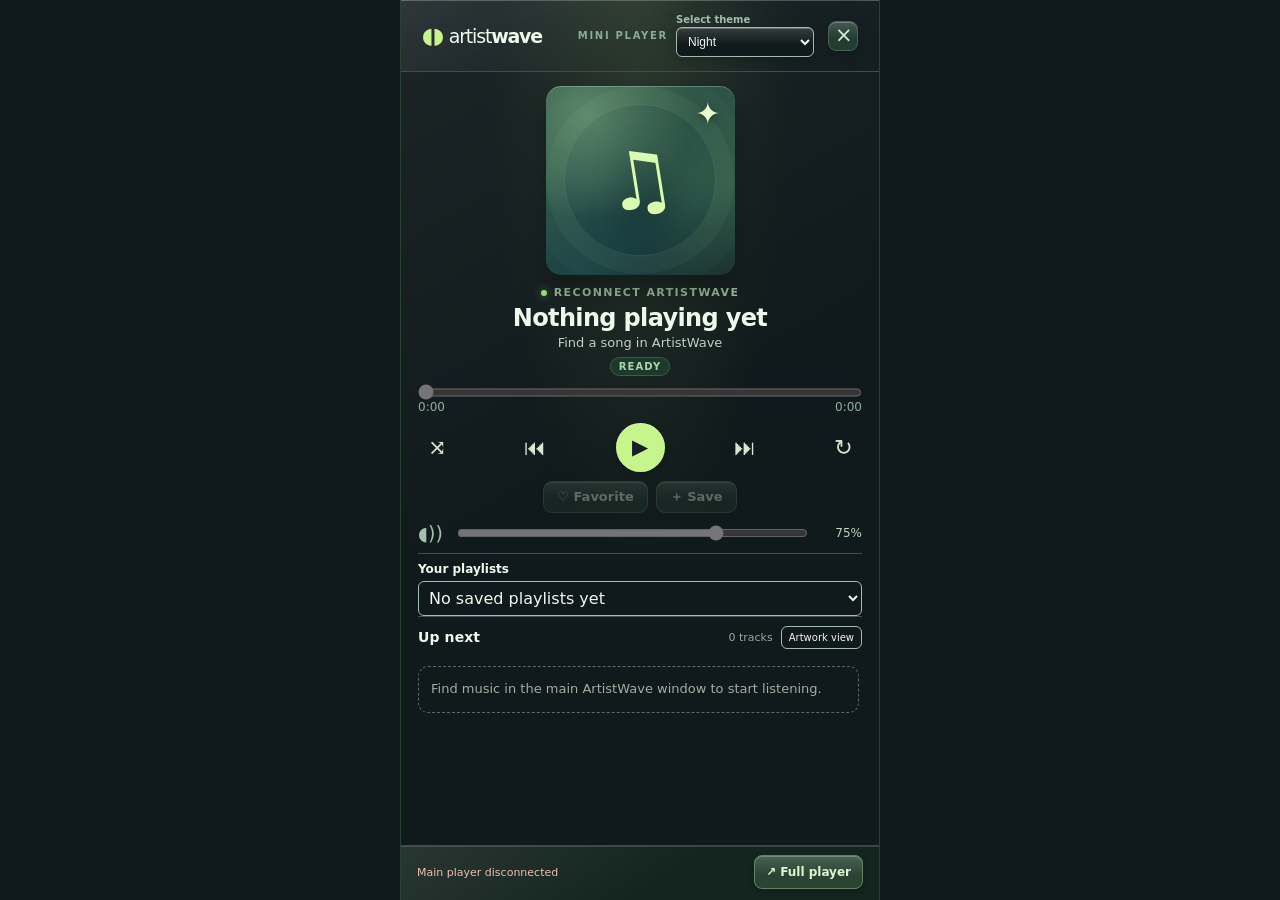
<file: mini-player.html>
<!doctype html>
<html lang="en">
<head>
  <meta charset="utf-8" />
  <meta name="viewport" content="width=device-width,initial-scale=1" />
  <meta name="theme-color" content="#101d1d" />
  <title>ArtistWave — Mini Player</title>
  <link rel="stylesheet" href="mini-player.css" />
  <link rel="manifest" href="manifest.webmanifest" />
  <link rel="icon" type="image/png" sizes="192x192" href="icon-192.png" />
</head>
<body>
  <div class="mini-shell">
    <header class="mini-top">
      <div class="mini-brand"><span class="brand-icon">◖◗</span><span>artist<strong>wave</strong></span></div>
      <span class="mini-label">MINI PLAYER</span>
      <label class="theme-select-label"><span>Select theme</span><select id="themeSelect" aria-label="Color theme"><option value="night">Night</option><option value="day">Day</option><option value="bright-night">Bright Night</option><option value="ocean">Ocean</option><option value="plum">Plum</option><optgroup label="Looney Tunes"><option value="bugs">Bugs Bunny</option><option value="daffy">Daffy Duck</option><option value="tweety">Tweety</option><option value="sylvester">Sylvester</option><option value="taz">Tasmanian Devil</option><option value="roadrunner">Road Runner</option></optgroup></select></label>
      <button id="miniClose" class="mini-close" type="button" aria-label="Close mini player">×</button>
    </header>
    <main class="mini-main">
      <div class="mini-cover" id="miniCover">
        <div class="cover-glow"></div>
        <span id="miniArtPlaceholder" class="cover-symbol">♫</span>
        <img id="miniCoverImage" alt="" hidden />
        <span class="cover-shine" aria-hidden="true">✦</span>
      </div>
      <div class="mini-info">
        <div class="mini-kicker"><span class="live-dot"></span><span id="miniPlaybackLabel">READY TO LISTEN</span></div>
        <h1 id="miniTitle">Nothing playing yet</h1>
        <p id="miniArtist">Find a song in ArtistWave</p>
        <span id="miniSource" class="mini-source">READY</span>
      </div>
      <div class="mini-progress">
        <input id="miniSeek" type="range" min="0" max="1000" value="0" aria-label="Seek through track" />
        <div class="mini-time"><span id="miniCurrent">0:00</span><span id="miniDuration">0:00</span></div>
      </div>
      <nav class="mini-controls" aria-label="Music playback">
        <button type="button" id="miniShuffle" title="Shuffle" aria-label="Toggle shuffle" aria-pressed="false">⤨</button>
        <button type="button" id="miniPrevious" aria-label="Previous track">⏮</button>
        <button type="button" id="miniPlay" class="play" aria-label="Play or pause">▶</button>
        <button type="button" id="miniNext" aria-label="Next track">⏭</button>
        <button type="button" id="miniRepeat" title="Repeat" aria-label="Change repeat mode" aria-pressed="false">↻</button>
      </nav>
      <div class="mini-more">
        <button id="miniFavorite" class="mini-pill" type="button" aria-label="Toggle favorite">♡ <span>Favorite</span></button>
        <button id="miniSave" class="mini-pill" type="button" aria-label="Add to a playlist">＋ <span>Save</span></button>
        <button id="miniAlwaysOnTop" class="mini-pill" type="button" aria-label="Always on top" aria-pressed="true" hidden>On top: on</button>
      </div>
      <div class="mini-volume">
        <span aria-hidden="true">◖))</span>
        <input id="miniVolume" type="range" min="0" max="100" value="75" aria-label="Volume" />
        <span id="miniVolumeValue">75%</span>
      </div>
      <section class="mini-playlists">
        <label for="miniPlaylists">Your playlists</label>
        <select id="miniPlaylists" disabled><option value="">No saved playlists yet</option></select>
      </section>
      <section class="mini-queue" aria-labelledby="miniQueueHeading">
        <div class="queue-head"><h2 id="miniQueueHeading">Up next</h2><span id="miniQueueCount">0 tracks</span><button id="miniViewToggle" class="mini-view-toggle" type="button" aria-label="Artwork-focused Mini view" aria-pressed="false" title="Switch Mini layout">Artwork view</button></div>
        <div id="miniQueueList" class="queue-list"><p class="queue-empty">Find music in the main ArtistWave window to start listening.</p></div>
      </section>
    </main>
    <footer class="mini-bottom">
      <span id="miniConnection" role="status" aria-live="polite">Connected to ArtistWave</span>
      <button id="miniOpenMain" type="button">↗ Full player</button>
    </footer>
  </div>
  <script src="mini-player.js" defer></script>
  <script src="theme.js" defer></script>
</body>
</html>
</file>
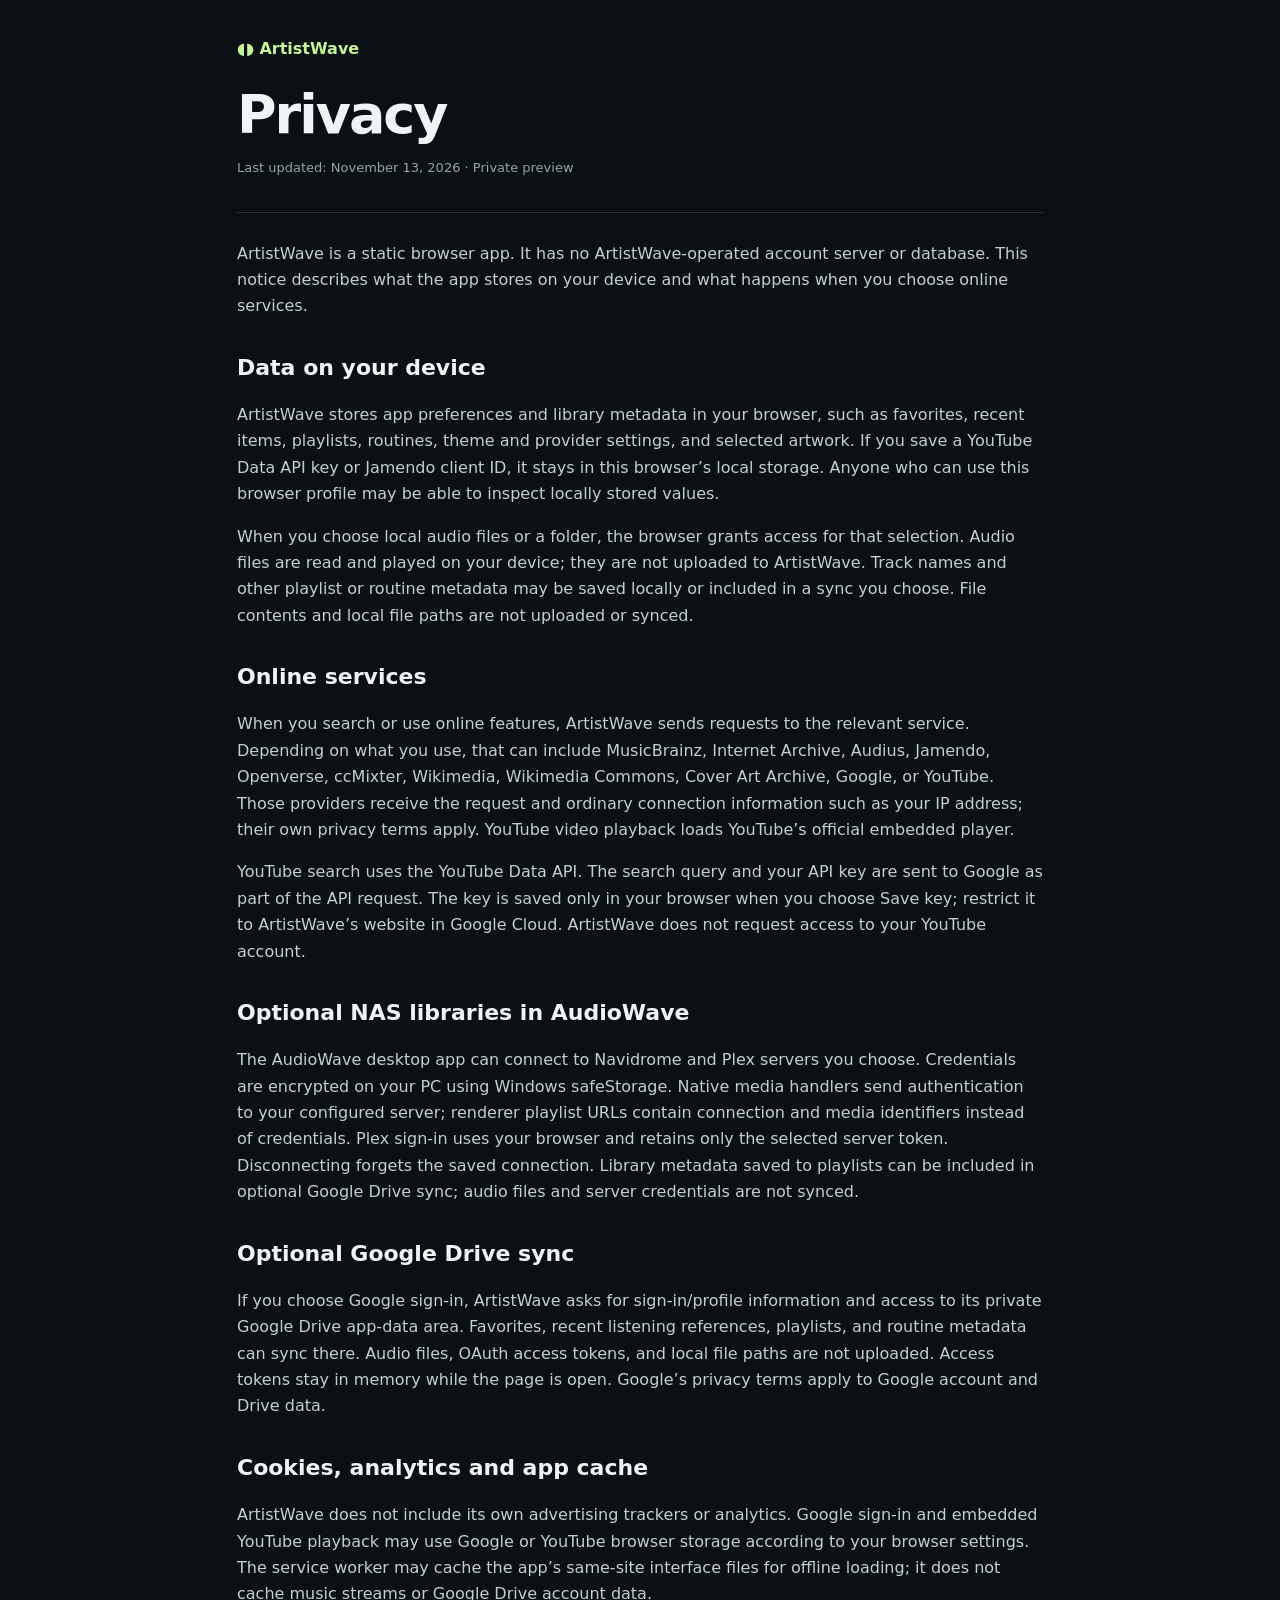
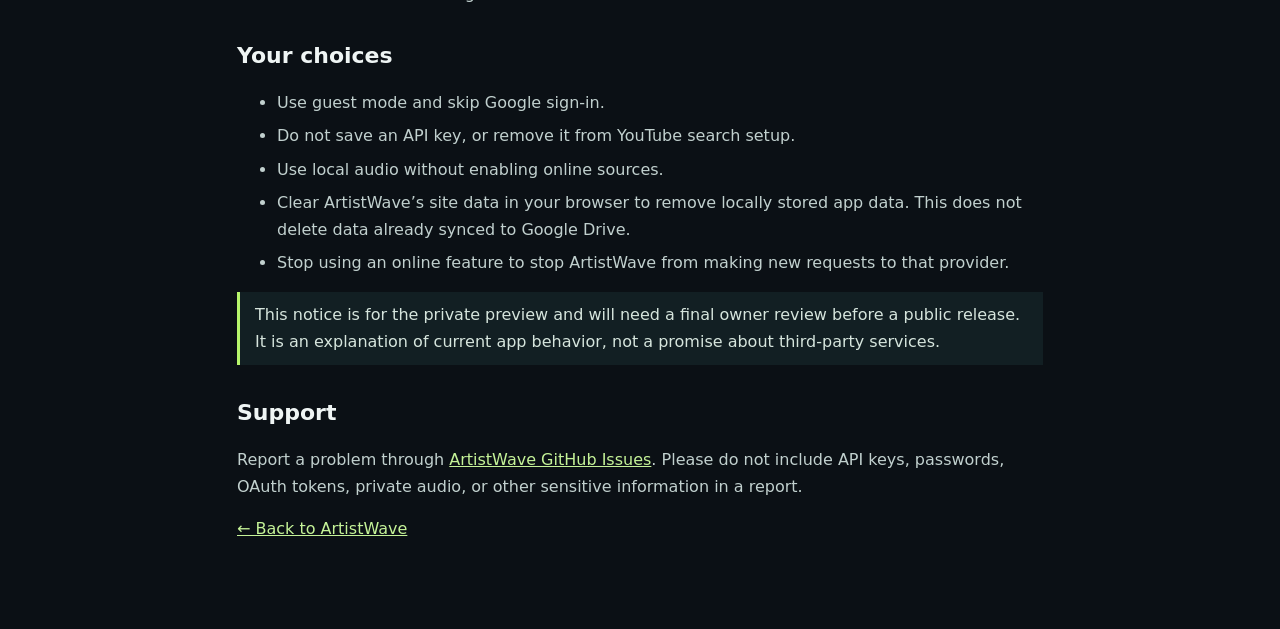
<file: privacy.html>
<!doctype html>
<html lang="en">
<head>
  <meta charset="utf-8" />
  <meta name="viewport" content="width=device-width, initial-scale=1" />
  <meta name="theme-color" content="#0b1015" />
  <meta name="description" content="How ArtistWave handles browser data, local audio, online providers, YouTube search and optional Google Drive sync." />
  <title>Privacy · ArtistWave</title>
  <style>
    :root{color-scheme:dark;font:16px/1.65 Inter,ui-sans-serif,system-ui,-apple-system,"Segoe UI",sans-serif;background:#0b1015;color:#eff5f4}*{box-sizing:border-box}body{margin:0}.page{max-width:850px;margin:0 auto;padding:36px 22px 70px}a{color:#c5f398}header{border-bottom:1px solid #25323a;padding-bottom:20px;margin-bottom:28px}header a{text-decoration:none;font-weight:800}h1{font-size:clamp(34px,6vw,54px);line-height:1.05;letter-spacing:-2px;margin:25px 0 12px}h2{margin:30px 0 8px;font-size:22px}p,li{color:#c1d0ce}li{margin:7px 0}.updated{color:#91a6a4;font-size:13px}.note{border-left:3px solid #b7f56b;padding:10px 15px;background:#121f23;color:#d6e5dd}
  </style>
</head>
<body>
  <main class="page">
    <header><a href="./">◖◗ ArtistWave</a><h1>Privacy</h1><p class="updated">Last updated: November 13, 2026 · Private preview</p></header>
    <p>ArtistWave is a static browser app. It has no ArtistWave-operated account server or database. This notice describes what the app stores on your device and what happens when you choose online services.</p>

    <h2>Data on your device</h2>
    <p>ArtistWave stores app preferences and library metadata in your browser, such as favorites, recent items, playlists, routines, theme and provider settings, and selected artwork. If you save a YouTube Data API key or Jamendo client ID, it stays in this browser’s local storage. Anyone who can use this browser profile may be able to inspect locally stored values.</p>
    <p>When you choose local audio files or a folder, the browser grants access for that selection. Audio files are read and played on your device; they are not uploaded to ArtistWave. Track names and other playlist or routine metadata may be saved locally or included in a sync you choose. File contents and local file paths are not uploaded or synced.</p>

    <h2>Online services</h2>
    <p>When you search or use online features, ArtistWave sends requests to the relevant service. Depending on what you use, that can include MusicBrainz, Internet Archive, Audius, Jamendo, Openverse, ccMixter, Wikimedia, Wikimedia Commons, Cover Art Archive, Google, or YouTube. Those providers receive the request and ordinary connection information such as your IP address; their own privacy terms apply. YouTube video playback loads YouTube’s official embedded player.</p>
    <p>YouTube search uses the YouTube Data API. The search query and your API key are sent to Google as part of the API request. The key is saved only in your browser when you choose Save key; restrict it to ArtistWave’s website in Google Cloud. ArtistWave does not request access to your YouTube account.</p>

    <h2>Optional NAS libraries in AudioWave</h2>
    <p>The AudioWave desktop app can connect to Navidrome and Plex servers you choose. Credentials are encrypted on your PC using Windows safeStorage. Native media handlers send authentication to your configured server; renderer playlist URLs contain connection and media identifiers instead of credentials. Plex sign-in uses your browser and retains only the selected server token. Disconnecting forgets the saved connection. Library metadata saved to playlists can be included in optional Google Drive sync; audio files and server credentials are not synced.</p>
    <h2>Optional Google Drive sync</h2>
    <p>If you choose Google sign-in, ArtistWave asks for sign-in/profile information and access to its private Google Drive app-data area. Favorites, recent listening references, playlists, and routine metadata can sync there. Audio files, OAuth access tokens, and local file paths are not uploaded. Access tokens stay in memory while the page is open. Google’s privacy terms apply to Google account and Drive data.</p>

    <h2>Cookies, analytics and app cache</h2>
    <p>ArtistWave does not include its own advertising trackers or analytics. Google sign-in and embedded YouTube playback may use Google or YouTube browser storage according to your browser settings. The service worker may cache the app’s same-site interface files for offline loading; it does not cache music streams or Google Drive account data.</p>

    <h2>Your choices</h2>
    <ul>
      <li>Use guest mode and skip Google sign-in.</li>
      <li>Do not save an API key, or remove it from YouTube search setup.</li>
      <li>Use local audio without enabling online sources.</li>
      <li>Clear ArtistWave’s site data in your browser to remove locally stored app data. This does not delete data already synced to Google Drive.</li>
      <li>Stop using an online feature to stop ArtistWave from making new requests to that provider.</li>
    </ul>

    <p class="note">This notice is for the private preview and will need a final owner review before a public release. It is an explanation of current app behavior, not a promise about third-party services.</p>
    <h2>Support</h2>
    <p>Report a problem through <a href="https://github.com/acsdd/ArtistWave/issues">ArtistWave GitHub Issues</a>. Please do not include API keys, passwords, OAuth tokens, private audio, or other sensitive information in a report.</p>
    <p><a href="./">← Back to ArtistWave</a></p>
  </main>
</body>
</html>
</file>
<file: mini-player.css>
:root{color-scheme:dark;--bg:#10191b;--ink:#eff9ed;--muted:#a4bbb0;--accent:#c5f58b;font-family:Inter,ui-sans-serif,system-ui,-apple-system,"Segoe UI",sans-serif}
*{box-sizing:border-box}
body{margin:0;background:var(--bg);color:var(--ink);min-width:280px}
button,input{font:inherit}
button{cursor:pointer}
button:focus-visible,input:focus-visible{outline:2px solid #d9ffa4;outline-offset:3px}
[hidden]{display:none!important}
.mini-shell{display:flex;flex-direction:column;min-height:100vh;min-height:100dvh;max-width:480px;margin:0 auto;background:radial-gradient(ellipse at 55% 120px,#24463a 0%,transparent 48%),linear-gradient(#0f1d21,#10191b 65%);border-left:1px solid #294034;border-right:1px solid #294034}
.mini-top{display:flex;align-items:center;gap:8px;min-height:67px;padding:14px 21px;border-bottom:1px solid #345448}
.mini-brand{display:flex;align-items:center;gap:6px;font-weight:350;font-size:19px;letter-spacing:-1.2px;white-space:nowrap}
.mini-brand strong{font-weight:850}
.brand-icon{font-size:22px;color:var(--accent)}
.mini-label{font-size:10px;font-weight:850;letter-spacing:1.7px;color:#89ab98;margin-left:auto;white-space:nowrap}
.mini-close{border:1px solid #436450;border-radius:8px;background:#223b33;color:#d8ebd7;width:30px;height:30px;font-size:21px;line-height:1;margin-left:6px}
.mini-main{display:flex;flex-direction:column;align-items:stretch;flex:1;min-height:0;padding:24px 22px 10px;gap:0}
.mini-cover{position:relative;overflow:hidden;aspect-ratio:1/1;width:min(100%,270px);max-height:32dvh;min-height:150px;align-self:center;border-radius:20px;display:grid;place-items:center;margin-bottom:25px;background:radial-gradient(circle at 22% 15%,#578265 0%,transparent 48%),linear-gradient(150deg,#2f5546,#193f42 70%,#12252b);box-shadow:0 17px 38px #0008,0 0 0 1px #7093797a}
.mini-cover::before{content:'';position:absolute;inset:10%;border:1px solid #b9e5b121;border-radius:50%;box-shadow:0 0 0 18px #c2edaf0b,0 0 0 38px #c2edaf06}
.cover-glow{position:absolute;inset:-20%;background:conic-gradient(from 0deg,transparent,#b0ed7244,transparent,#88caaf22,transparent);filter:blur(18px);opacity:.55}
.cover-symbol{font-size:104px;color:#d9fbb0;position:relative;text-shadow:0 14px 35px #0008;transform:rotate(-9deg)}
.mini-cover img{position:absolute;inset:0;width:100%;height:100%;object-fit:cover}
.cover-shine{position:absolute;right:14px;top:10px;font-size:30px;color:#ebffce;filter:drop-shadow(0 2px 4px #0006)}
.mini-info{text-align:center;min-width:0}
.mini-kicker{display:flex;align-items:center;justify-content:center;gap:7px;color:#95bb9c;font-size:11px;letter-spacing:1.4px;font-weight:850}
.live-dot{width:6px;height:6px;border-radius:50%;background:#99e786;box-shadow:0 0 8px #99e78688}
.mini-info h1{font-size:clamp(20px,6vw,27px);letter-spacing:-.65px;line-height:1.24;margin:11px 0 6px;overflow-wrap:anywhere}
.mini-info p{font-size:14px;color:#bdd2c3;line-height:1.45;margin:0;overflow-wrap:anywhere}
.mini-source{display:inline-flex;margin:12px 0 0;padding:4px 9px;border:1px solid #3c5d48;border-radius:20px;color:#acd4a9;background:#1b3a2c;font-size:10px;font-weight:800;letter-spacing:1.1px}
.mini-progress{margin-top:24px}
input[type=range]{width:100%;cursor:pointer;accent-color:var(--accent)}
.mini-progress input{display:block;margin:0;height:9px}
.mini-time{display:flex;justify-content:space-between;color:#8fad9e;font-size:12px;font-variant-numeric:tabular-nums;padding-top:7px}
.mini-controls{display:flex;align-items:center;justify-content:space-between;gap:4px;padding:19px 0}
.mini-controls button{color:#d6e8d4;background:transparent;border:0;border-radius:50%;min-width:37px;height:42px;font-size:22px}
.mini-controls button:hover{background:#28463a}
.mini-controls button.active{color:var(--accent)}
.mini-controls .play{background:#c5f58b;color:#18301e;min-width:64px;height:64px;font-size:25px;box-shadow:0 8px 18px #050d0a9a}
.mini-controls .play:hover{background:#e2ffb8}
.mini-more{display:flex;gap:8px;justify-content:center}
.mini-pill{min-height:38px;border-radius:9px;border:1px solid #4b6956;background:#22382e;color:#cae2ce;font-size:13px;font-weight:750;padding:8px 16px}
.mini-pill:hover{background:#365546}
.mini-pill.selected{color:#e1ffb7;border-color:#a5cd75}
.mini-pill:disabled{opacity:.4;cursor:not-allowed}
.mini-volume{display:flex;align-items:center;gap:12px;margin:20px 0 25px;color:#a3c2ad}
.mini-volume>span:first-child{font-size:19px;white-space:nowrap}
.mini-volume input{flex:1;min-width:0}
#miniVolumeValue{min-width:40px;text-align:right;color:#bdd6c0;font-size:12px}
.mini-queue{border-top:1px solid #344d41;padding:17px 0 10px;min-height:100px;flex:1;display:flex;flex-direction:column}
.queue-head{display:flex;align-items:center;justify-content:space-between;gap:12px;margin-bottom:10px}
.queue-head h2{font-size:14px;letter-spacing:.1px;margin:0;font-weight:800}
.queue-head>span{font-size:11px;color:#93ac9a}
.queue-list{overflow-y:auto;min-height:45px;max-height:240px;overscroll-behavior:contain;padding-bottom:5px}
.queue-song{width:100%;display:grid;grid-template-columns:24px minmax(0,1fr) 18px;align-items:center;gap:9px;text-align:left;border:1px solid transparent;border-radius:8px;background:transparent;color:#dfebdf;padding:9px 8px}
.queue-song:hover{background:#234034}
.queue-song.active{background:#28503a;border-color:#54775b}
.queue-song>span:first-child{font-size:12px;color:#91ad95}
.queue-song .song-info{display:flex;flex-direction:column;min-width:0;gap:3px}
.queue-song strong{font-size:13px;line-height:1.3;overflow:hidden;text-overflow:ellipsis;white-space:nowrap}
.queue-song small{font-size:11px;color:#a7bfac;overflow:hidden;text-overflow:ellipsis;white-space:nowrap}
.queue-song>span:last-child{font-size:11px;color:#b6ef91}
.queue-empty{font-size:13px;line-height:1.6;color:#9eafa3;margin:12px 0}
.mini-bottom{position:sticky;bottom:0;display:flex;align-items:center;gap:10px;justify-content:space-between;padding:13px 20px 16px;background:#14241e;border-top:1px solid #35503e}
.mini-bottom>span{font-size:11px;color:#a0bb9f}
.mini-bottom button{color:#dcf6ce;background:#294435;border:1px solid #628362;border-radius:8px;padding:9px 11px;font-size:12px;font-weight:760;white-space:nowrap}
body.disconnected .mini-bottom>span{color:#f1bfad}
body.disconnected .mini-playback-only{opacity:.45}
@media(max-height:750px){.mini-main{padding-top:15px}.mini-cover{max-height:24dvh;min-height:110px;width:min(100%,200px);margin-bottom:15px}.cover-symbol{font-size:70px}.mini-progress{margin-top:16px}.mini-volume{margin:10px 0 16px}.mini-controls{padding:12px 0}.mini-controls .play{height:56px;min-width:56px}}
@media(prefers-reduced-motion:no-preference){.mini-cover{transition:box-shadow .2s ease}.mini-cover:hover{box-shadow:0 22px 48px #000a,0 0 0 1px #a3d07a}}


/* Mini Player viewport fit: keep queue INSIDE the window at any screen height.
   The header/player controls can shrink; only the track list scrolls. */
html,body{height:100%;height:100dvh;overflow:hidden}
.mini-shell{
  height:100vh;height:100dvh;min-height:0;
  overflow:hidden;
  width:100%;
}
.mini-top,.mini-bottom{flex-shrink:0}
.mini-main{
  flex:1 1 0;
  min-height:0;
  overflow:hidden;
  padding:clamp(9px,1.5dvh,17px) 17px 0;
}
.mini-cover{
  flex:0 1 auto;
  width:min(100%,clamp(92px,21dvh,190px));
  height:auto;
  min-height:0;
  max-height:clamp(92px,21dvh,190px);
  margin-bottom:clamp(7px,1.3dvh,13px);
  border-radius:15px;
}
.cover-symbol{font-size:clamp(48px,9dvh,80px)}
.mini-info{flex-shrink:1;min-height:0}
.mini-info h1{font-size:clamp(17px,2.5dvh,22px);margin:6px 0 2px;line-height:1.15;max-height:2.3em;overflow:hidden}
.mini-info p{font-size:13px;line-height:1.25;max-height:2.5em;overflow:hidden}
.mini-source{margin-top:6px;padding:3px 8px}
.mini-progress{flex-shrink:0;margin-top:clamp(7px,1.3dvh,13px)}
.mini-time{padding-top:3px}
.mini-controls{flex-shrink:0;padding:clamp(5px,1dvh,10px) 0}
.mini-controls button{height:38px}
.mini-controls .play{width:49px;min-width:49px;height:49px;font-size:21px}
.mini-more{flex-shrink:0}
.mini-pill{min-height:32px;padding:5px 13px}
.mini-volume{flex-shrink:0;margin:clamp(5px,1dvh,10px) 0}
.mini-queue{
  flex:1 1 0;
  min-height:68px;
  overflow:hidden;
  padding:9px 0 0;
}
.queue-head{flex-shrink:0;margin-bottom:5px}
.queue-list{
  flex:1 1 0;
  min-height:0;
  max-height:none;
  overflow-x:hidden;
  overflow-y:auto;
  scrollbar-width:thin;
  scrollbar-color:var(--accent) transparent;
  padding:0 3px 8px 0;
}
.queue-song{min-height:44px;padding:6px 7px}
.mini-bottom{position:relative;padding:9px 16px 11px}
@media(max-height:640px){
  .mini-top{min-height:48px;padding:8px 14px}
  .mini-main{padding-top:7px}
  .mini-cover{width:min(100%,clamp(72px,16dvh,115px));max-height:clamp(72px,16dvh,115px);margin-bottom:5px}
  .mini-info h1{font-size:17px;margin:4px 0 2px}
  .mini-info p{font-size:12px}
  .mini-kicker{font-size:10px}
  .mini-source{margin-top:4px}
  .mini-progress{margin-top:5px}
  .mini-controls{padding:3px 0}
  .mini-controls button{height:32px;font-size:19px}
  .mini-controls .play{width:42px;min-width:42px;height:42px;font-size:20px}
  .mini-pill{min-height:28px;padding:4px 10px}
  .mini-volume{margin:4px 0}
  .mini-queue{padding-top:6px}
  .mini-bottom{padding:6px 12px}
}
@media(max-height:490px){
  .mini-cover{display:none}
  .mini-main{padding-top:6px}
  .mini-info h1{max-height:1.2em;white-space:nowrap;text-overflow:ellipsis}
  .mini-queue{min-height:45px}
}


/* Day palette for the dedicated 380px player; viewport sizing remains intact. */
:root[data-theme="day"]{color-scheme:light;--bg:#f5f8f0;--ink:#2a4834;--muted:#63806a;--accent:#387542}
[data-theme="day"] body{background:#f4f8ef;color:#2a4635}
[data-theme="day"] .mini-shell{background:radial-gradient(ellipse at 50% 100px,#e0efd9,transparent 55%),linear-gradient(#f9fbf6,#f0f6e9 80%);border-color:#d2dfce}
[data-theme="day"] .mini-top,[data-theme="day"] .mini-bottom{background:#fffefa;border-color:#cfdccd}
[data-theme="day"] .mini-brand{color:#32543d}
[data-theme="day"] .mini-label,[data-theme="day"] .mini-kicker{color:#69846d}
[data-theme="day"] .mini-close{background:#e9f3e5;color:#3d6346;border-color:#c0d6bf}
[data-theme="day"] .mini-cover{background:radial-gradient(circle at 22% 15%,#d4e9c2,transparent 52%),linear-gradient(145deg,#a6cda7,#e2f0d8 75%);box-shadow:0 15px 30px #57785429,0 0 0 1px #bfd5b8}
[data-theme="day"] .mini-cover::before{border-color:#62986b38;box-shadow:0 0 0 18px #719b7012,0 0 0 38px #719b7009}
[data-theme="day"] .cover-symbol{color:#3b7647;text-shadow:0 8px 18px #aac3a174}
[data-theme="day"] .cover-shine{color:#4a8452}
[data-theme="day"] .mini-info h1{color:#2b4734}
[data-theme="day"] .mini-info p{color:#617c69}
[data-theme="day"] .mini-source{background:#e2f0da;color:#31613a;border-color:#b6d1af}
[data-theme="day"] .live-dot{background:#47844a;box-shadow:0 0 6px #529a4b4d}
[data-theme="day"] .mini-time{color:#6b826f}
[data-theme="day"] .mini-controls button{color:#426c4b}
[data-theme="day"] .mini-controls button:hover{background:#e2efde}
[data-theme="day"] .mini-controls .play{background:#397844;color:#fff;box-shadow:0 8px 18px #43664a32}
[data-theme="day"] .mini-controls .play:hover{background:#2b6036}
[data-theme="day"] .mini-pill,[data-theme="day"] .mini-bottom button{background:#e4f0dd;color:#335d3c;border-color:#b3cdb0}
[data-theme="day"] .mini-pill:hover{background:#d5e8ce}
[data-theme="day"] .mini-volume{color:#57805b}
[data-theme="day"] #miniVolumeValue{color:#617d67}
[data-theme="day"] .mini-queue{border-color:#c8ddc5}
[data-theme="day"] .queue-head h2{color:#34533b}
[data-theme="day"] .queue-head>span,[data-theme="day"] .queue-empty{color:#738875}
[data-theme="day"] .queue-song{color:#38543d}
[data-theme="day"] .queue-song:hover{background:#e4efde}
[data-theme="day"] .queue-song.active{background:#dcebd4;border-color:#9dc09a}
[data-theme="day"] .queue-song small,[data-theme="day"] .queue-song>span:first-child{color:#6a826b}
[data-theme="day"] .queue-song>span:last-child{color:#427a49}
[data-theme="day"] .mini-bottom>span{color:#59755e}
.mini-top .theme-toggle{min-height:29px;padding:6px 8px;white-space:nowrap;font-size:11px;font-weight:800;border:1px solid #547454;border-radius:8px;color:#d9f9c9;background:#244334;cursor:pointer}
.mini-top .theme-toggle:hover{background:#315b3f}
[data-theme="day"] .mini-top .theme-toggle{background:#f7f0d5;color:#655822;border-color:#d6c989}
[data-theme="day"] .mini-top .theme-toggle:hover{background:#fcecb9}
@media(max-width:360px){.mini-top{gap:5px;padding-left:10px;padding-right:10px}.mini-label{display:none}}

/* Temporary Smart Queue in compact player. */
.mini-queue-divider{font-size:10px;letter-spacing:1.2px;color:#9cb7a0;font-weight:850;padding:10px 7px 5px}
.queue-song-smart{grid-template-columns:minmax(0,1fr) auto;gap:5px}
.mini-queue-actions{display:flex;gap:3px}
.mini-queue-actions button{min-width:24px;min-height:28px;border-radius:5px;border:1px solid #53785b;background:#294735;color:#ddf3ce;font-size:12px}
.mini-queue-actions button:hover{background:#3c6147}
[data-theme="day"] .mini-queue-divider{color:#6b816d}
[data-theme="day"] .mini-queue-actions button{background:#e5f2dc;color:#305d3a;border-color:#bed2b6}
.mini-pill[hidden]{display:none}
.mini-playlists{display:grid;gap:6px}
.mini-playlists select{width:100%;min-width:0;font:inherit;padding:6px;color:inherit;background:inherit;border:1px solid currentColor;border-radius:6px;color-scheme:dark}
[data-theme="day"] .mini-playlists select{color-scheme:light}
:root[data-theme="bright-night"]{--bg:#25313b;--ink:#f8faf9;--muted:#c4d7d2;--accent:#c6f28c}
:root[data-theme="ocean"]{--bg:#102533;--ink:#f0fbff;--muted:#b6d7df;--accent:#7fe5ec}
:root[data-theme="plum"]{--bg:#281c30;--ink:#fff7ff;--muted:#e1c9e5;--accent:#f0baf5}
:root:is([data-theme="bright-night"],[data-theme="ocean"],[data-theme="plum"],[data-theme="bugs"],[data-theme="daffy"],[data-theme="tweety"],[data-theme="sylvester"],[data-theme="taz"],[data-theme="roadrunner"]) body,:root:is([data-theme="bright-night"],[data-theme="ocean"],[data-theme="plum"],[data-theme="bugs"],[data-theme="daffy"],[data-theme="tweety"],[data-theme="sylvester"],[data-theme="taz"],[data-theme="roadrunner"]) .mini-shell{background:var(--bg);color:var(--ink)}
:root:is([data-theme="bright-night"],[data-theme="ocean"],[data-theme="plum"],[data-theme="bugs"],[data-theme="daffy"],[data-theme="tweety"],[data-theme="sylvester"],[data-theme="taz"],[data-theme="roadrunner"]) :is(.mini-top,.mini-bottom,.mini-queue){background:var(--bg);color:var(--ink);border-color:var(--muted)}
.theme-select-label select{max-width:105px;min-height:29px;border:1px solid var(--muted);border-radius:6px;background:var(--bg);color:var(--ink);font-size:11px}.sr-only{position:absolute;width:1px;height:1px;overflow:hidden;clip-path:inset(50%)}

/* Looney Tunes character-inspired color collection. */
:root[data-theme="bugs"]{--bg:#303941;--ink:#f8fbff;--muted:#d1dce1;--accent:#ffad55}
:root[data-theme="daffy"]{--bg:#1c2229;--ink:#fff9ef;--muted:#e4d7c5;--accent:#ffb258}
:root[data-theme="tweety"]{--bg:#3b3215;--ink:#fffbed;--muted:#efe0aa;--accent:#ffdf5c}
:root[data-theme="sylvester"]{--bg:#25272d;--ink:#fffafa;--muted:#e2d8d9;--accent:#ff8c94}
:root[data-theme="taz"]{--bg:#34251d;--ink:#fff7ee;--muted:#e5d0bc;--accent:#f5ad6d}
:root[data-theme="roadrunner"]{--bg:#132d43;--ink:#f1faff;--muted:#c1dce9;--accent:#83dfff}
.theme-select-label{display:inline-flex;flex-direction:column;align-items:stretch;gap:2px;min-width:125px;color:var(--muted);font-size:10px;font-weight:700}
.theme-select-label select{width:100%;max-width:none;min-height:30px;padding:4px 7px;font-size:12px}
:root:not([data-theme="day"]):not([data-theme="night"]) :is(.mini-close,.mini-pill,.mini-bottom button,.mini-queue-actions button,.queue-song.active){background:color-mix(in srgb,var(--bg) 78%,var(--accent));border-color:var(--muted);color:var(--ink)}
:root:not([data-theme="day"]):not([data-theme="night"]) :is(.mini-controls .play){background:var(--accent);color:#172029}
:root:not([data-theme="day"]):not([data-theme="night"]) :is(.mini-cover){background:linear-gradient(145deg,color-mix(in srgb,var(--bg) 60%,var(--accent)),var(--bg));border-color:var(--muted)}

/* Mini details use the selected palette, including queue and artwork. */
:root:not([data-theme="day"]):not([data-theme="night"]) :is(.mini-label,.mini-kicker,.mini-info p,.mini-time,.mini-volume,#miniVolumeValue,.queue-head>span,.queue-empty,.queue-song small,.queue-song>span:first-child,.mini-bottom>span,.mini-queue-divider){color:var(--muted)}
:root:not([data-theme="day"]):not([data-theme="night"]) :is(.mini-info h1,.queue-head h2,.queue-song,.mini-controls button){color:var(--ink)}
:root:not([data-theme="day"]):not([data-theme="night"]) :is(.mini-source,.mini-queue-actions button){background:color-mix(in srgb,var(--bg) 80%,var(--accent));border-color:var(--muted);color:var(--ink)}
:root:not([data-theme="day"]):not([data-theme="night"]) :is(.queue-song:hover,.mini-controls button:hover,.mini-pill:hover,.mini-queue-actions button:hover){background:color-mix(in srgb,var(--bg) 74%,var(--accent))}
:root:not([data-theme="day"]):not([data-theme="night"]) :is(.cover-symbol,.cover-shine,.queue-song>span:last-child){color:var(--accent)}
:root:not([data-theme="day"]):not([data-theme="night"]) .cover-glow{background:conic-gradient(from 0deg,transparent,color-mix(in srgb,var(--accent) 35%,transparent),transparent)}
:root:not([data-theme="day"]):not([data-theme="night"]) .mini-cover::before{border-color:color-mix(in srgb,var(--accent) 30%,transparent);box-shadow:0 0 0 18px color-mix(in srgb,var(--accent) 8%,transparent),0 0 0 38px color-mix(in srgb,var(--accent) 4%,transparent)}
:root:not([data-theme="day"]):not([data-theme="night"]) .live-dot{background:var(--accent);box-shadow:0 0 8px var(--accent)}
:root:not([data-theme="day"]):not([data-theme="night"]) :is(button,input,select):focus-visible{outline-color:var(--accent)}

/* Soft glass highlights across Mini without obscuring the selected palette. */
.mini-shell{background-image:radial-gradient(ellipse at 50% 0%,color-mix(in srgb,var(--accent) 12%,transparent),transparent 45%),linear-gradient(150deg,color-mix(in srgb,white 5%,transparent),transparent 50%);box-shadow:inset 0 1px 0 #ffffff35}
:is(.mini-top,.mini-bottom){background-image:linear-gradient(145deg,#ffffff16,transparent 55%);backdrop-filter:blur(14px) saturate(115%);-webkit-backdrop-filter:blur(14px) saturate(115%);box-shadow:inset 0 1px 0 #ffffff24}
:is(.mini-pill,.mini-close,.mini-bottom button,.mini-queue-actions button,.theme-select-label select,.mini-controls .play){background-image:linear-gradient(180deg,#ffffff28,transparent 60%);box-shadow:inset 0 1px 0 #ffffff40,0 2px 6px #0003}
[data-theme="day"] :is(.mini-top,.mini-bottom){background-color:rgba(255,254,250,.9);box-shadow:inset 0 1px 0 #fff,0 6px 18px #3654441c}
[data-theme="day"] :is(.mini-info p,.mini-time,.queue-empty,.queue-head>span,.queue-song small,.mini-bottom>span){color:#4a6451}

:root[data-theme]:not([data-theme="day"]):not([data-theme="night"]) :is(.mini-shell,.mini-top,.mini-bottom){background-image:linear-gradient(145deg,#ffffff16,transparent 55%)}
:root[data-theme]:not([data-theme="day"]):not([data-theme="night"]) :is(.mini-pill,.mini-close,.mini-bottom button,.mini-queue-actions button,.theme-select-label select,.mini-controls .play){background-image:linear-gradient(180deg,#ffffff28,transparent 60%)}

/* Native dropdown and its options must contrast with every Mini palette. */
.mini-playlists label{color:var(--ink)}
.mini-playlists #miniPlaylists{background:var(--bg);color:var(--ink);-webkit-text-fill-color:var(--ink);border-color:var(--muted);opacity:1}
.mini-playlists #miniPlaylists:disabled{color:var(--ink);-webkit-text-fill-color:var(--ink)}
.mini-playlists #miniPlaylists option{background:var(--bg);color:var(--ink)}
.mini-playlists #miniPlaylists option:disabled{color:var(--muted)}

/* Mini shares the same clear, palette-aware player language. */
:root{--aw-on-accent:#172029;--aw-mini-surface:color-mix(in srgb,var(--bg) 84%,var(--accent));--aw-mini-hover:color-mix(in srgb,var(--bg) 73%,var(--accent))}
:root[data-theme="day"]{--aw-on-accent:#fff;--aw-mini-surface:#e6f0e0;--aw-mini-hover:#d9e9d3}
.mini-cover{box-shadow:0 14px 28px #0005,inset 0 1px 0 #ffffff40}
body.is-playing .mini-cover{box-shadow:0 0 0 2px var(--accent),0 14px 28px #0005}
.mini-info h1{font-size:clamp(18px,2.7dvh,24px)}
.mini-controls button.active{background:var(--aw-mini-surface);box-shadow:inset 0 0 0 1px var(--accent)}
:root[data-theme] .mini-controls .play{background:var(--accent);color:var(--aw-on-accent)}
.mini-playlists{border-top:1px solid color-mix(in srgb,var(--muted) 35%,transparent);padding-top:8px;gap:5px}
.mini-playlists label{font-size:12px;font-weight:750}
.mini-queue{border-top-color:color-mix(in srgb,var(--muted) 35%,transparent)}
.queue-song.active{box-shadow:inset 3px 0 var(--accent)}
.queue-song.active .song-info strong{color:var(--ink);font-weight:850}
.queue-song.active>span:first-child{color:var(--accent)}
.queue-empty{border:1px dashed color-mix(in srgb,var(--muted) 50%,transparent);border-radius:10px;padding:12px}
@media(max-height:640px){.mini-info h1{font-size:17px}.mini-playlists{padding-top:5px;gap:3px}.queue-empty{padding:8px}}
@media(prefers-reduced-motion:no-preference){.mini-cover,.mini-pill,.queue-song,.mini-controls button{transition:background-color .16s ease,border-color .16s ease,box-shadow .16s ease,color .16s ease}}
@media(prefers-reduced-motion:reduce){*,*::before,*::after{scroll-behavior:auto!important;animation-duration:.01ms!important;animation-iteration-count:1!important;transition-duration:.01ms!important}}

/* Two Mini layouts; the queue remains reachable in either view. */
.queue-head{flex-wrap:wrap;gap:5px 8px}.queue-head h2{margin-right:auto}.queue-head>span{white-space:nowrap}
.mini-view-toggle{flex:none;border:1px solid var(--muted);border-radius:6px;background:var(--bg);color:var(--ink);font-size:10px;padding:5px 7px;cursor:pointer}
body[data-mini-view="artwork"] .mini-cover{width:min(100%,clamp(120px,27dvh,240px));max-height:clamp(120px,27dvh,240px)}
body[data-mini-view="artwork"] .mini-queue{flex:1 1 0;min-height:68px}
.queue-song .song-info strong,.queue-song .song-info small{text-overflow:ellipsis;overflow:hidden;white-space:nowrap}
@media(max-height:640px){body[data-mini-view="artwork"] .mini-cover{width:min(100%,clamp(72px,16dvh,115px));max-height:clamp(72px,16dvh,115px)}}
@media(max-height:490px){body[data-mini-view="artwork"] .mini-cover{display:none}}

/* Keep the Mini header usable at high Windows scaling. */
@media(max-width:340px){
  body{min-width:0}
  .mini-top{gap:4px;padding-left:8px;padding-right:8px;flex-wrap:wrap}
  .mini-brand{font-size:17px;letter-spacing:-1px}
  .brand-icon{font-size:20px}
  .theme-select-label{min-width:95px;flex:1 1 95px}
  .mini-close{flex:0 0 30px;margin-left:0}
  .mini-more{flex-wrap:wrap}
}

@media(forced-colors:active){
  .queue-song.active,.mini-controls button.active,.mini-view-toggle[aria-pressed="true"]{outline:2px solid Highlight;outline-offset:-2px}
  :is(button,input,select):focus-visible{outline:2px solid Highlight;outline-offset:2px}
}
/* Large queues stay navigable without rendering every track at once. */
.mini-show-more{width:100%;min-height:38px;margin:5px 0;padding:8px 10px;border:1px solid var(--muted);border-radius:8px;background:color-mix(in srgb,var(--bg) 78%,var(--accent));color:var(--ink);font:inherit;font-size:12px;font-weight:700;cursor:pointer}
.mini-show-more:hover{background:color-mix(in srgb,var(--bg) 68%,var(--accent))}
.mini-show-more:focus-visible{outline:2px solid var(--accent);outline-offset:2px}
</file>
